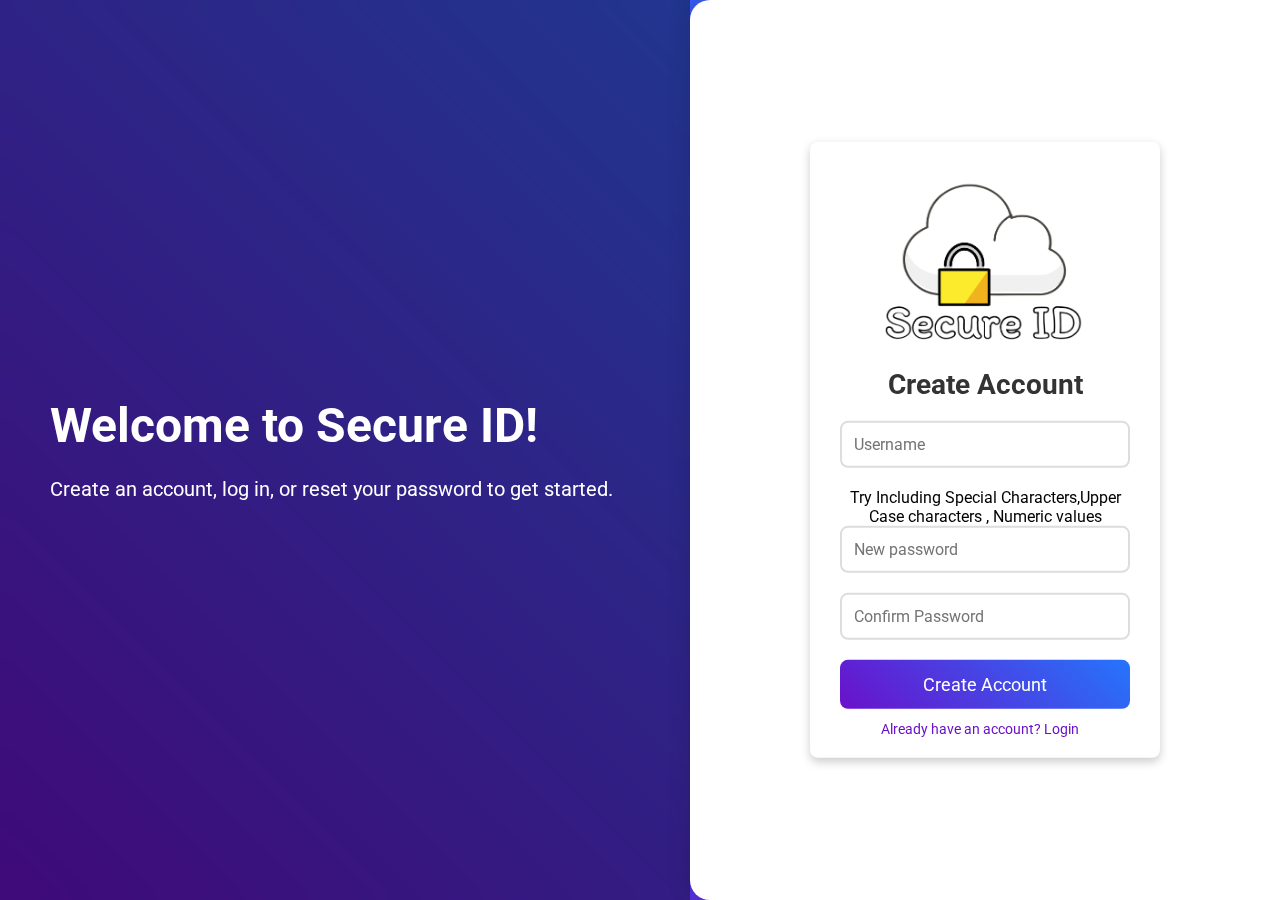
<file: index.html>
<!DOCTYPE html>
<html lang="en">

<head>
    <meta charset="UTF-8">
    <meta name="viewport" content="width=device-width, initial-scale=1.0">
    <title>Secure ID E-KYC</title>
    <link rel="stylesheet" href="index.css">
    <link href="https://fonts.googleapis.com/css2?family=Roboto:wght@400;700&display=swap" rel="stylesheet">
</head>

<body>
    <div class="main-container">
        <div class="left-container">
            <h3>Welcome to Secure ID!</h3>
            <p>Create an account, log in, or reset your password to get started.</p>
        </div>
        <div class="right-container">
            <!-- Create Account Form -->
            <div class="form-wrapper active" id="create-account-form">
                <img src="secure_idlogo.png" alt="Logo" class="logo">
                <h2>Create Account</h2>
                <form onsubmit="return createAccount(event)">
                    <div class="input-field">
                        <input type="text" id="new-username" placeholder="Username" required>
                    </div>
                    <p>Try Including Special Characters,Upper Case characters , Numeric values</p>
                    <div class="input-field">
                        <input type="password" id="new-password" placeholder="New password" required>
                        <p class="strength" id="strengthMessage"></p>
                    </div>
                    
                    <div class="input-field">
                        <input type="password" id="confirm-password" placeholder="Confirm Password" required>
                    </div>

                    <button class="btn">Create Account</button>
                    <p id="create-error-message"></p>
                    <p class="links">
                        <a href="#" onclick="showForm('login-form')">Already have an account? Login</a>
                    </p>
                </form>
            </div>

            <!-- Login Form -->
            <div class="form-wrapper hidden" id="login-form">🔄
                <img src="secure_idlogo.png" alt="Logo" class="logo">
                <h2>Login</h2>
                <form onsubmit="return validateForm(event)">
                    <div class="input-field">
                        <input type="text" id="username" required placeholder="Username">
                    </div>
                    <div class="input-field">
                        <input type="password" id="password" required placeholder="Password">
                    </div>
                    <button class="btn">Login</button>
                    <p id="error-message"></p>
                    <p class="links">
                        <a href="#" onclick="showForm('create-account-form')">Create an Account</a> |
                        <a href="#" onclick="showForm('reset-password-form')">Forgot Password?</a>
                    </p>
                </form>
            </div>

            <!-- Reset Password Form -->
            <div class="form-wrapper hidden" id="reset-password-form">
                <img src="secure_idlogo.png" alt="Logo" class="logo">
                <h2>Reset Password</h2>
                <form onsubmit="return resetPassword(event)">
                    <div class="input-field">
                        <input type="text" id="reset-email" required>
                        <label for="reset-email">Enter Username</label>
                    </div>
                    <div class="input-field">
                        <input type="password" id="new-password-reset" required>
                        <label for="new-password-reset">New Password</label>
                    </div>
                    <div class="input-field">
                        <input type="password" id="confirm-password-reset" required>
                        <label for="confirm-password-reset">Confirm New Password</label>
                    </div>
                    <button class="btn">Reset Password</button>
                    <p id="reset-error-message"></p>
                    <p class="links">
                        <a href="#" onclick="showForm('login-form')">Back to Login</a>
                    </p>
                </form>
            </div>
        </div>
    </div>
    <script src="script.js"></script>
    <script src="passwordChecker.js"></script>
</body>

</html>
</file>
<file: index.css>
/* Reset Styles */
* {
    margin: 0;
    padding: 0;
    box-sizing: border-box;
    font-family: 'Roboto', sans-serif;
  }
  
  /* Main Container */
  .main-container {
    display: flex;
    height: 100vh;
    width: 100%;
    overflow: hidden;
    background: linear-gradient(45deg, #6a11cb, #2575fc);
  }
  
  /* Left Side */
  .left-container {
    flex: 1;
    color: white;
    display: flex;
    flex-direction: column;
    justify-content: center;
    align-items: flex-start;
    padding: 50px;
    background: rgba(0, 0, 0, 0.4);
    backdrop-filter: blur(10px);
  }
  
  .left-container h1 {
    font-size: 48px; /* Large text for main heading */
    font-weight: 700;
    margin-bottom: 20px;
  }
  
  .left-container p {
    font-size: 20px; /* Slightly bigger text for paragraph */
    line-height: 1.5;
  }
  
  /* Right Side */
  .right-container {
    flex: 1;
    display: flex;
    justify-content: center;
    align-items: center;
    background: white;
    border-radius: 20px 0 0 20px;
    box-shadow: -5px 0 20px rgba(0, 0, 0, 0.1);
    position: relative;
  }
  
  /* Form Wrapper - Default Hidden */
  .form-wrapper {
    display: none; /* Hide all forms by default */
    position: absolute;
    top: 50%;
    left: 50%;
    transform: translate(-50%, -50%);
    width: 100%;
    max-width: 350px;
    background: #ffffff;
    padding: 20px 30px;
    box-shadow: 0 4px 10px rgba(0, 0, 0, 0.2);
    border-radius: 8px;
    text-align: center;
  }
  
  /* Active Form */
  .form-wrapper.active {
    display: block; /* Only show the active form */
  }
  
  /* Logo */
  .logo {
    width: 100%;
    max-width: 200px;
    height: auto;
    display: block;
    margin: 0 auto 20px;
  }
  
  /* Headings */
  h2 {
    font-size: 28px; /* Slightly larger text for headings */
    color: #333;
    margin-bottom: 20px;
  }
  h3 {
    font-size: 48px; /* Slightly larger text for headings */
    color: #ffffff;
    margin-bottom: 20px;
  }
  
  /* Input Fields */
  .input-field {
    position: relative;
    margin-bottom: 20px;
  }
  
  .input-field input {
    width: 100%;
    padding: 12px;
    border: 2px solid #ddd;
    border-radius: 8px;
    outline: none;
    font-size: 16px; /* Standard text size for inputs */
    transition: border-color 0.3s ease;
  }
  
  .input-field input:focus {
    border-color: #6a11cb;
  }
  
  .input-field label {
    position: absolute;
    top: 50%;
    left: 10px;
    transform: translateY(-50%);
    color: #aaa;
    pointer-events: none;
    transition: all 0.3s ease;
  }
  
  .input-field input:focus + label,
  .input-field input:not(:placeholder-shown) + label {
    top: -10px;
    font-size: 12px;
    color: #6a11cb;
  }
  
  /* Button */
  .btn {
    width: 100%;
    padding: 14px; /* Bigger padding for buttons */
    font-size: 18px; /* Larger button text */
    color: white;
    background: linear-gradient(45deg, #6a11cb, #2575fc);
    border: none;
    border-radius: 8px;
    cursor: pointer;
    transition: background 0.3s ease;
  }
  
  .btn:hover {
    background: linear-gradient(45deg, #2575fc, #6a11cb);
  }
  
  /* Error Messages */
  #error-message,
  #create-error-message,
  #reset-error-message {
    color: red;
    font-size: 14px; /* Error message text size */
    margin-top: 10px;
  }
  
  /* Links */
  .links a {
    color: #6a11cb;
    text-decoration: none;
    font-size: 14px; /* Slightly larger link text */
    margin-right: 10px;
  }
  
  /* Password Strength */
  .strength {
    margin-top: 0 ;
    padding: 0px;
  }
  .strong {
    color: green;
  }
  .weak {
    color: red;
  }
  .medium {
    color: orange;
  }

  .links a:hover {
    text-decoration: underline;
  }
  
/* General Responsive Adjustments */
@media screen and (max-width: 1024px) {
  /* For tablets or smaller desktops */
  .main-container {
    flex-direction: column; /* Stack left and right containers */
  }

  .left-container {
    align-items: center; /* Center-align text */
    text-align: center; /* Center-align text */
    padding: 20px; /* Reduce padding */
  }

  .left-container h1 {
    font-size: 36px; /* Smaller heading */
  }

  .left-container p {
    font-size: 18px; /* Adjust text size */
  }

  .right-container {
    border-radius: 0; /* Remove rounded corners */
    box-shadow: none; /* Simplify for smaller screens */
  }
}

@media screen and (max-width: 768px) and (max-height: 1080px) {
  /* For mobile devices */
  .main-container {
    flex-direction: column; /* Stack containers */
    height: auto; /* Allow scrolling on mobile */
  }

  .left-container {
    padding: 15px; /* Reduce padding */
  }

  .left-container h1 {
    font-size: 28px; /* Further reduce heading size */
  }

  .left-container p {
    font-size: 16px; /* Smaller paragraph text */
  }

  .right-container {
    padding: 20px; /* Add some padding */
    border-radius: 0; /* Flatten corners */
    box-shadow: none; /* Simplify */
  }

  .form-wrapper {
    width: 90%; /* Reduce form width */
    max-width: 300px; /* Keep it compact */
  }

  h2 {
    font-size: 24px; /* Smaller headings */
  }

  .btn {
    padding: 12px; /* Slightly smaller buttons */
    font-size: 16px; /* Adjust text size */
  }
}

@media screen and (max-width: 480px) {
  /* For small mobile screens */
  .left-container {
    padding: 10px; /* Further reduce padding */
  }

  .left-container h1 {
    font-size: 24px; /* Compact heading */
  }

  .left-container p {
    font-size: 14px; /* Small paragraph text */
  }

  .form-wrapper {
    padding: 15px; /* Less padding on the form */
  }

  h2 {
    font-size: 20px; /* Smallest heading size */
  }

  .btn {
    font-size: 14px; /* Small buttons */
    padding: 10px; /* Compact buttons */
  }

  .input-field input {
    font-size: 14px; /* Smaller input font */
    padding: 10px; /* Compact input fields */
  }
}
</file>
